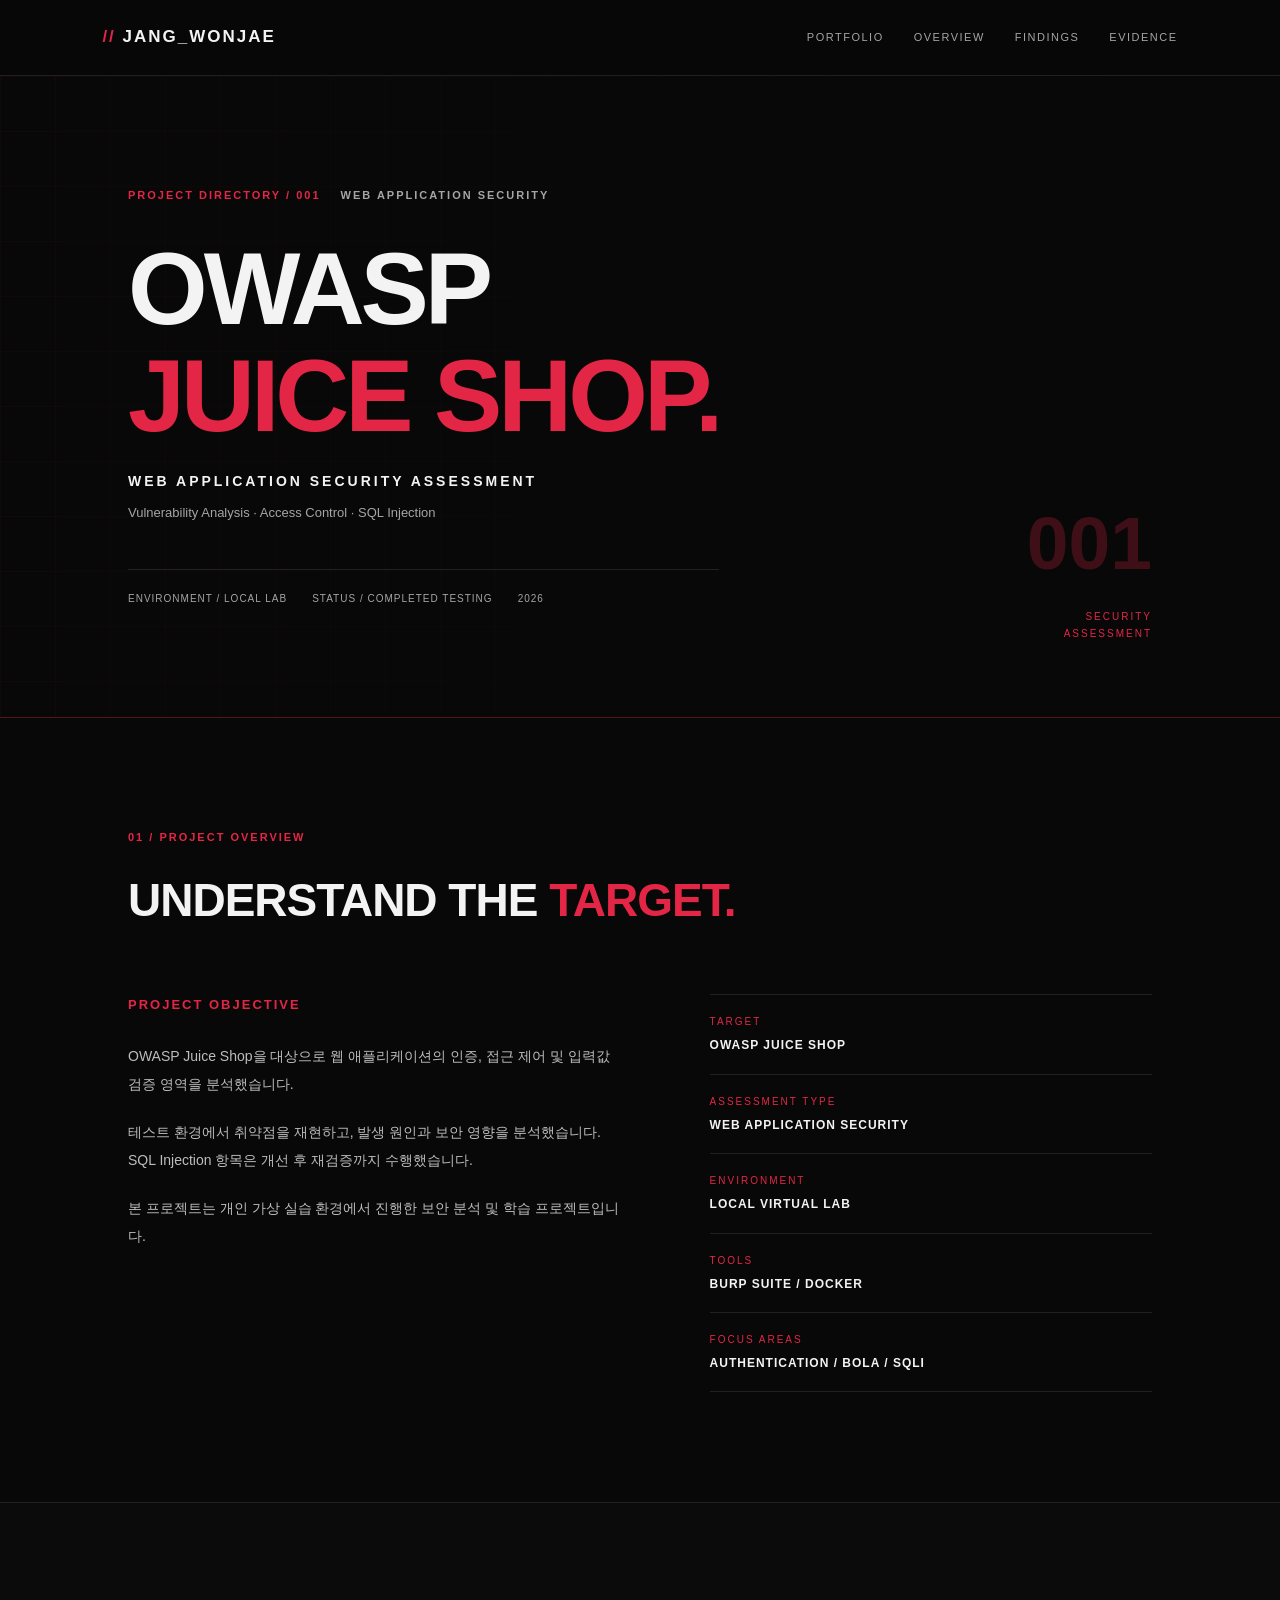
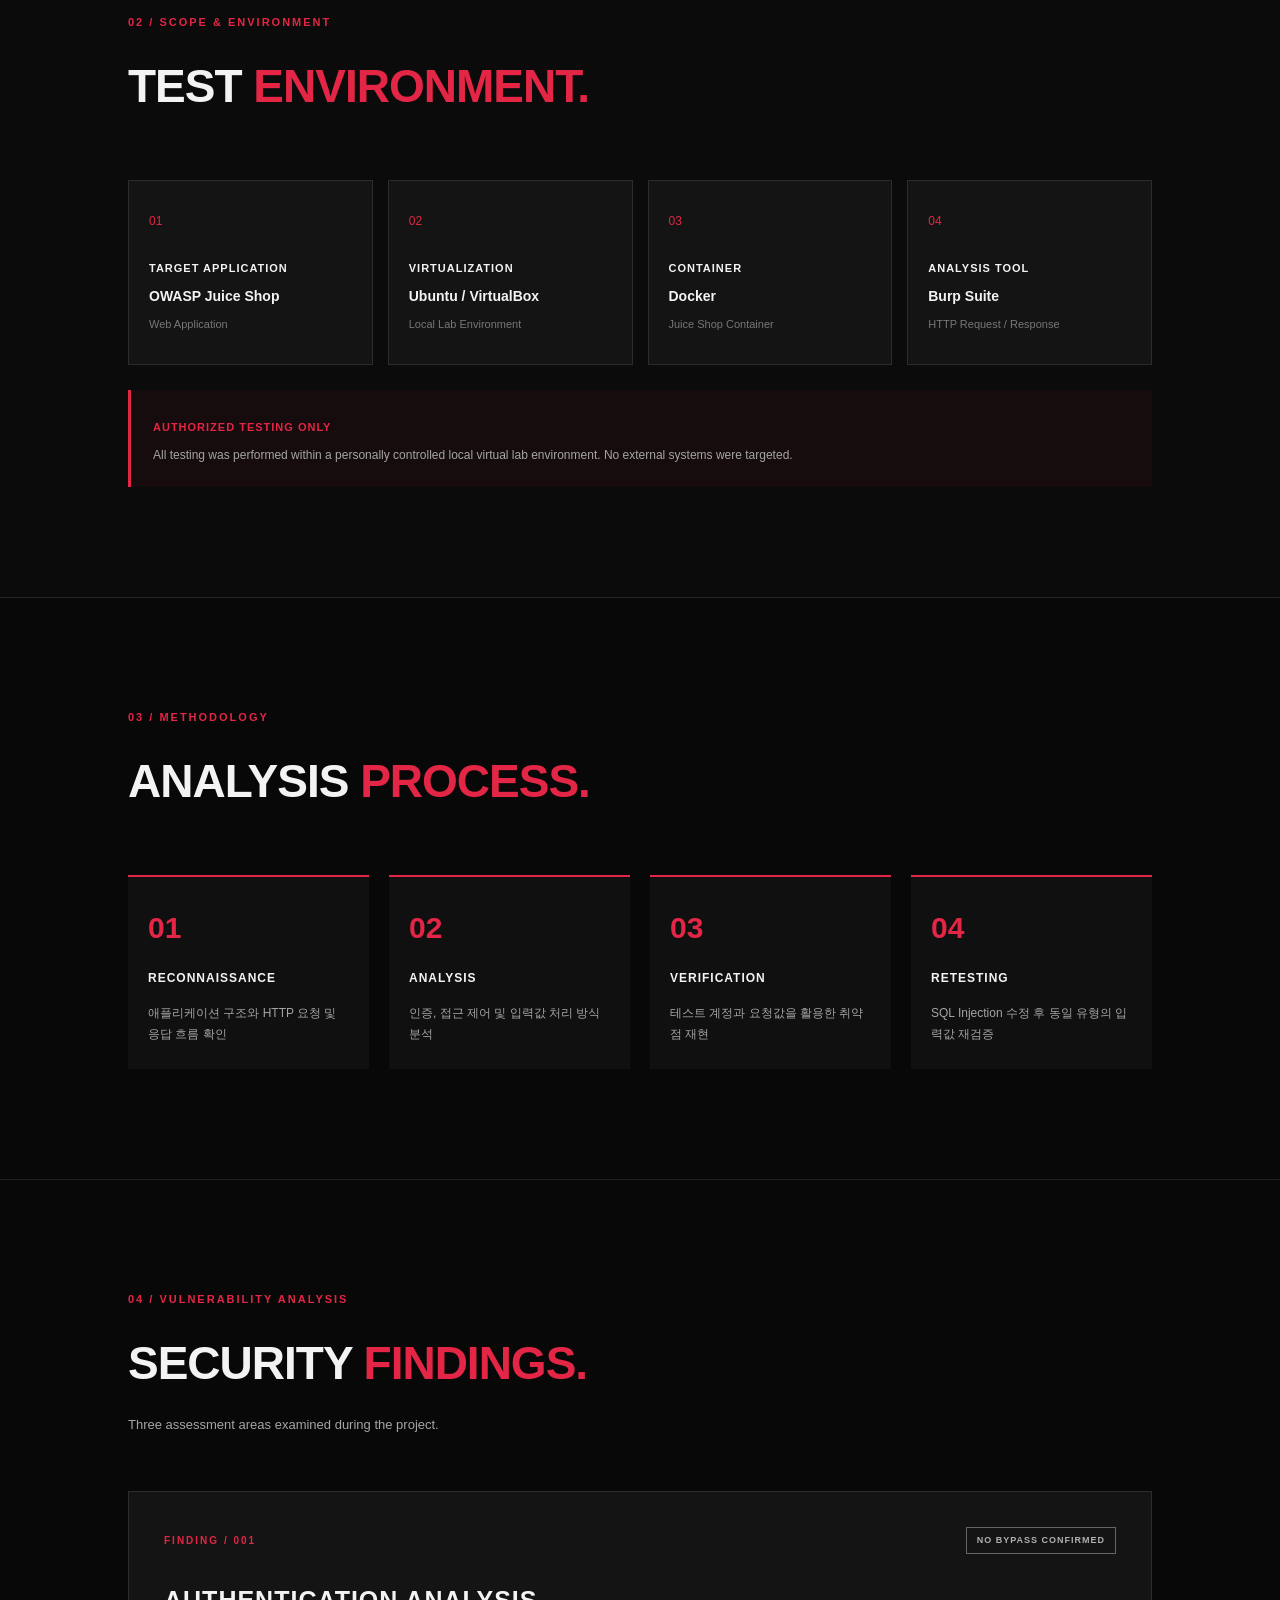
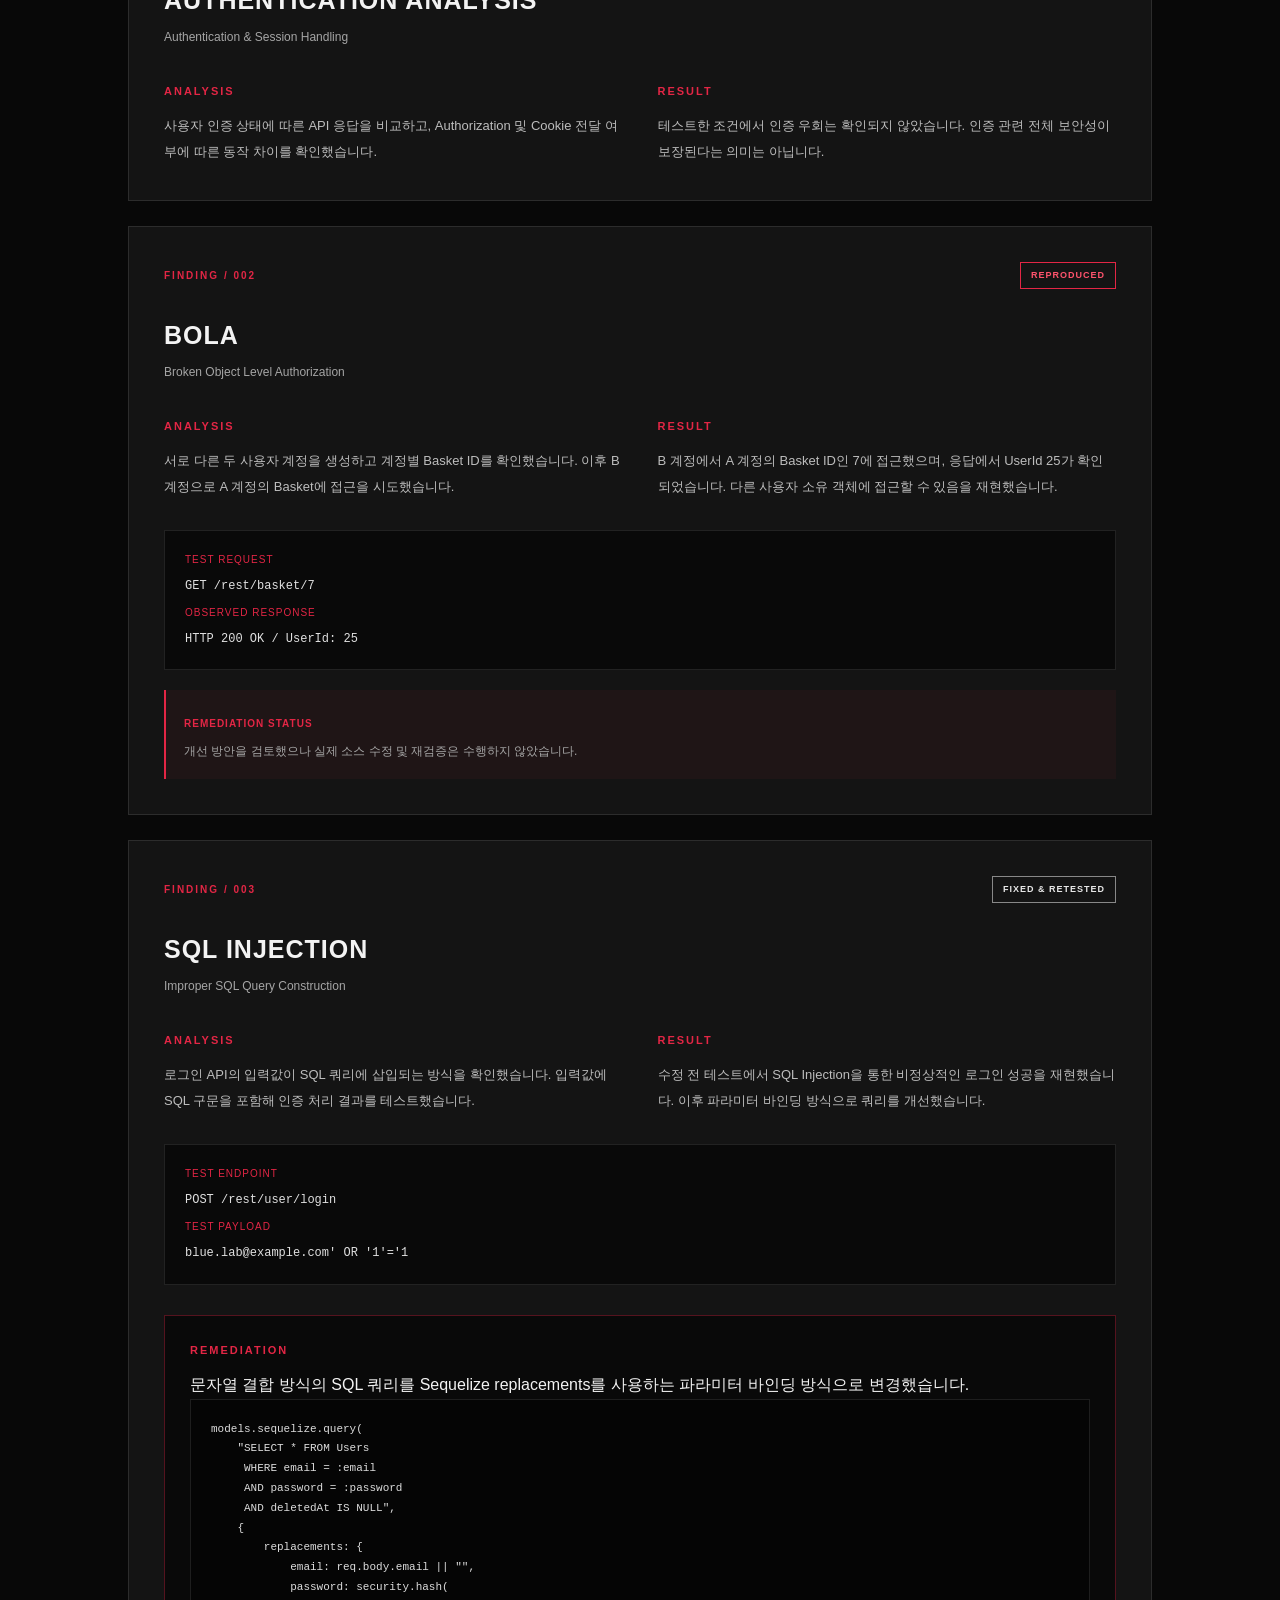
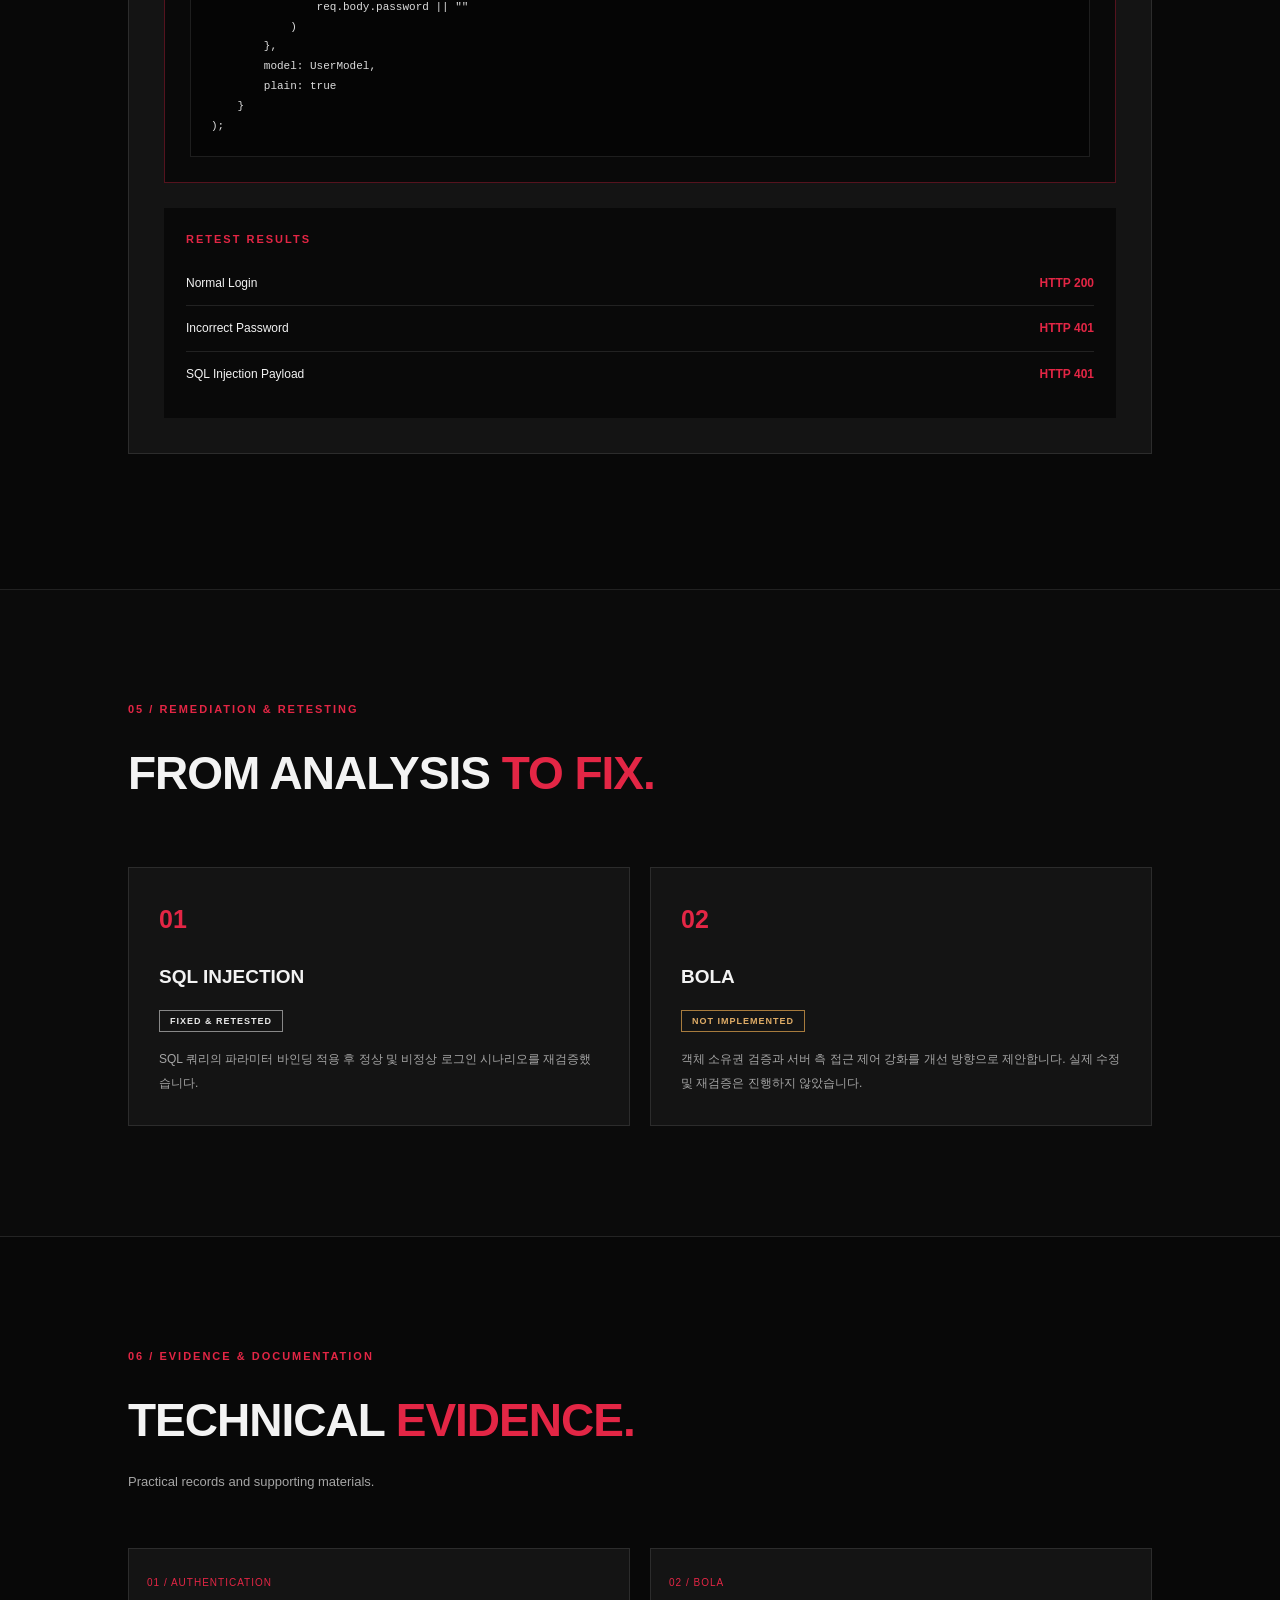
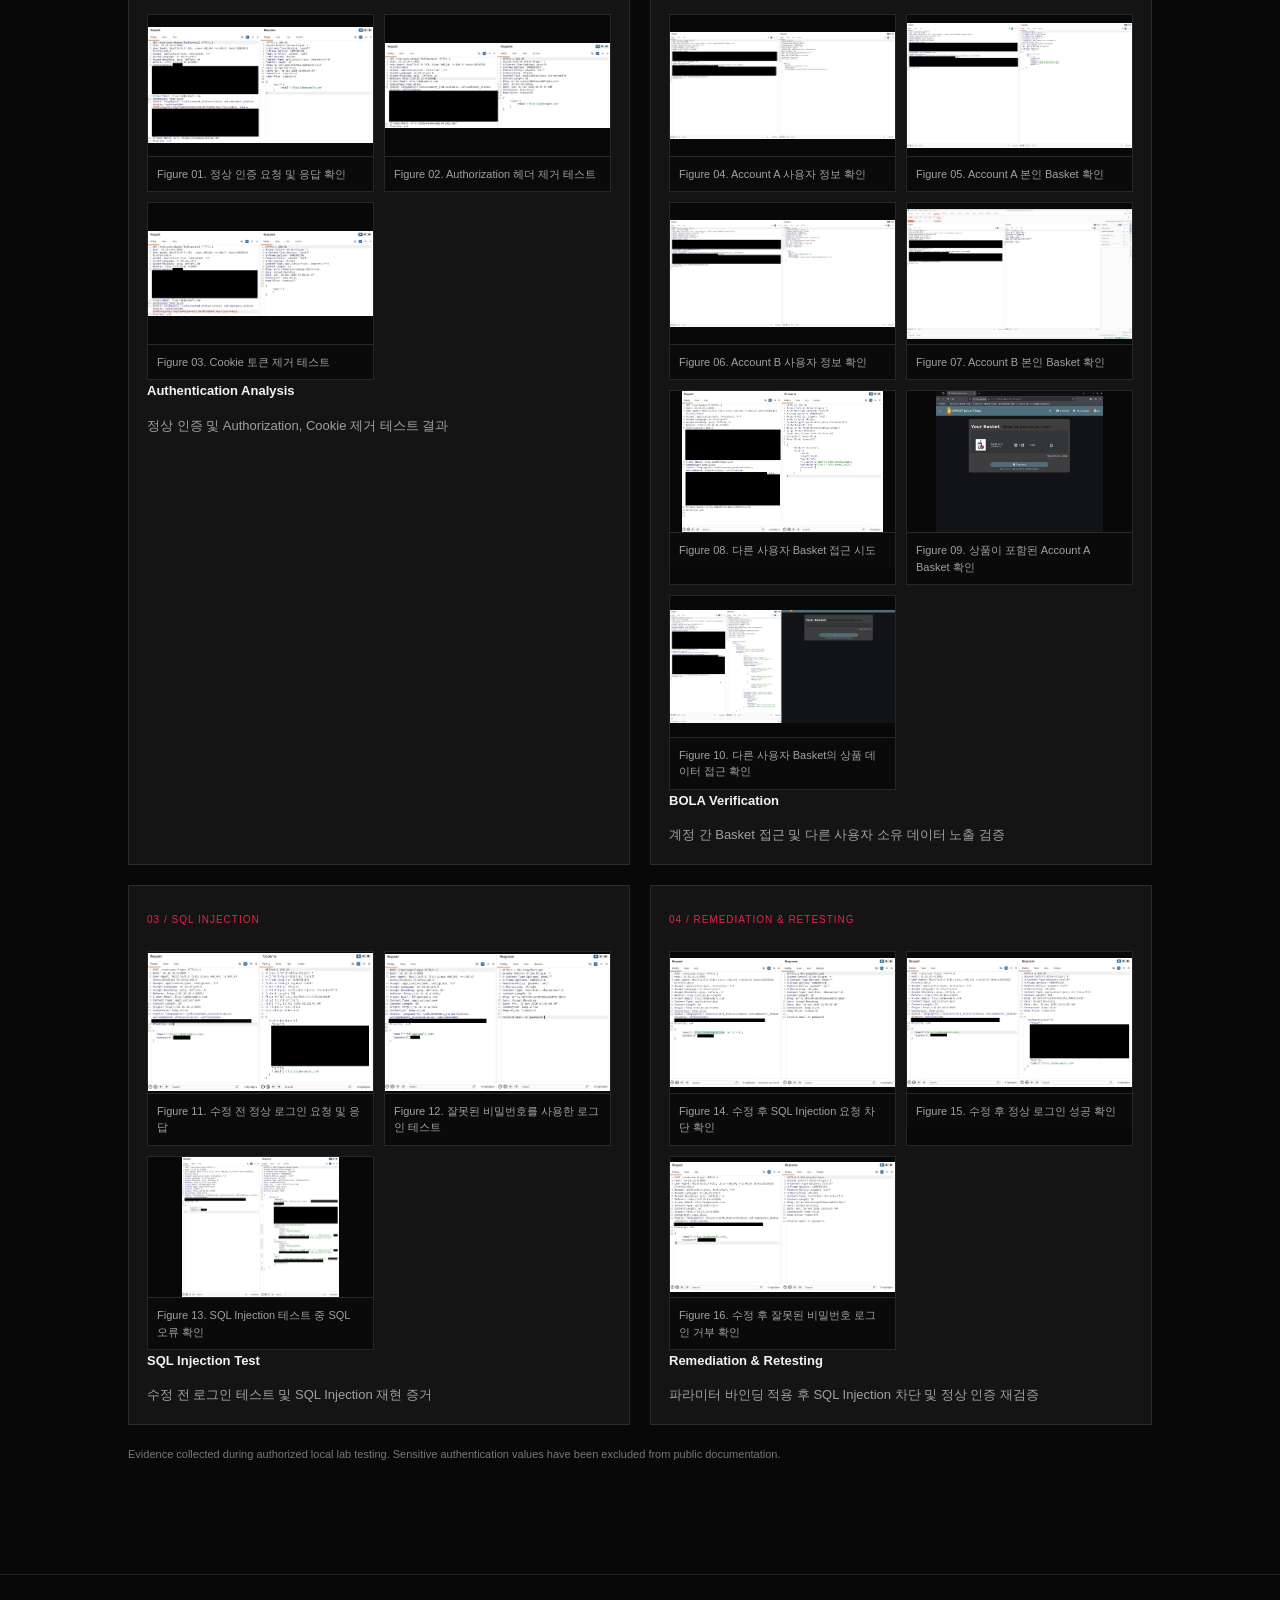
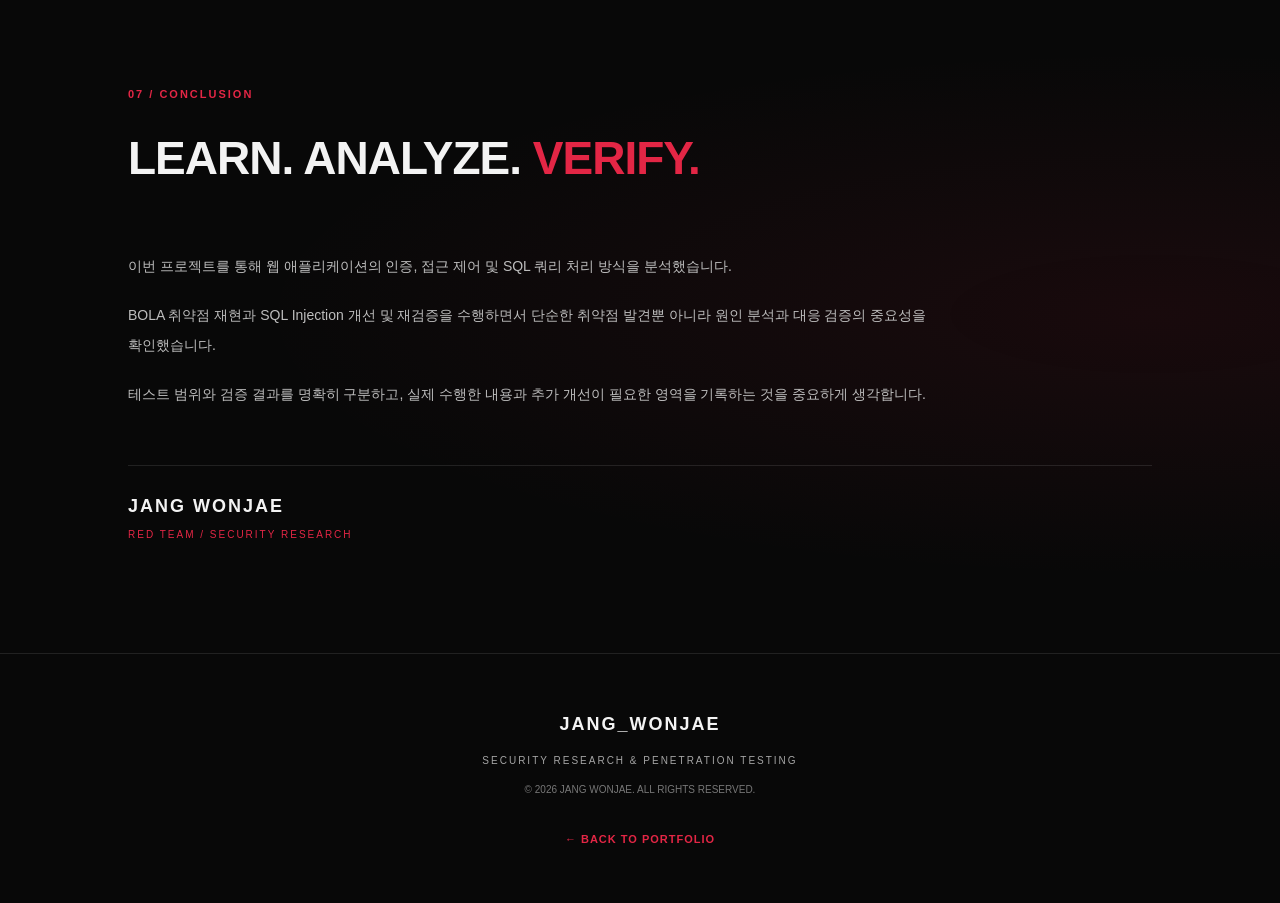
<file: docs/projects/juice-shop/index.html>
<!DOCTYPE html>
<html lang="ko">
<head>
    <meta charset="UTF-8">
    <meta name="viewport" content="width=device-width, initial-scale=1.0">

    <meta name="description" content="OWASP Juice Shop Web Application Security Assessment - Jang Wonjae">
    <meta name="theme-color" content="#080808">

    <title>OWASP JUICE SHOP | PROJECT DETAILS</title>

    <link rel="stylesheet" href="style.css">
</head>

<body>

    <header class="project-header">
        <a href="../../index.html" class="logo">
            JANG_WONJAE
        </a>

        <nav class="project-nav">
            <a href="../../index.html">PORTFOLIO</a>
            <a href="#overview">OVERVIEW</a>
            <a href="#findings">FINDINGS</a>
            <a href="#evidence">EVIDENCE</a>
        </nav>
    </header>


    <main>

        <section class="project-hero">

            <div class="hero-background-grid"></div>

            <div class="project-hero-content">

                <p class="eyebrow">
                    PROJECT DIRECTORY / 001
                    <span>WEB APPLICATION SECURITY</span>
                </p>

                <h1>
                    OWASP<br>
                    <span>JUICE SHOP.</span>
                </h1>

                <p class="hero-description">
                    WEB APPLICATION SECURITY ASSESSMENT
                </p>

                <p class="hero-subdescription">
                    Vulnerability Analysis · Access Control · SQL Injection
                </p>

                <div class="hero-meta">
                    <span>ENVIRONMENT / LOCAL LAB</span>
                    <span>STATUS / COMPLETED TESTING</span>
                    <span>2026</span>
                </div>

            </div>

            <div class="hero-index">
                <span>001</span>
                <p>SECURITY<br>ASSESSMENT</p>
            </div>

        </section>

        <section id="overview" class="section">

            <div class="section-heading">
                <p class="section-label">01 / PROJECT OVERVIEW</p>
                <h2>
                    UNDERSTAND THE <span>TARGET.</span>
                </h2>
            </div>

            <div class="overview-layout">

                <div class="overview-description">

                    <h3>PROJECT OBJECTIVE</h3>

                    <p>
                        OWASP Juice Shop을 대상으로 웹 애플리케이션의
                        인증, 접근 제어 및 입력값 검증 영역을 분석했습니다.
                    </p>

                    <p>
                        테스트 환경에서 취약점을 재현하고,
                        발생 원인과 보안 영향을 분석했습니다.
                        SQL Injection 항목은 개선 후 재검증까지 수행했습니다.
                    </p>

                    <p>
                        본 프로젝트는 개인 가상 실습 환경에서 진행한
                        보안 분석 및 학습 프로젝트입니다.
                    </p>

                </div>


                <div class="overview-info">

                    <div class="info-item">
                        <span>TARGET</span>
                        <strong>OWASP JUICE SHOP</strong>
                    </div>

                    <div class="info-item">
                        <span>ASSESSMENT TYPE</span>
                        <strong>WEB APPLICATION SECURITY</strong>
                    </div>

                    <div class="info-item">
                        <span>ENVIRONMENT</span>
                        <strong>LOCAL VIRTUAL LAB</strong>
                    </div>

                    <div class="info-item">
                        <span>TOOLS</span>
                        <strong>BURP SUITE / DOCKER</strong>
                    </div>

                    <div class="info-item">
                        <span>FOCUS AREAS</span>
                        <strong>AUTHENTICATION / BOLA / SQLI</strong>
                    </div>

                </div>

            </div>

        </section>

        <section class="section scope-section">

            <div class="section-heading">
                <p class="section-label">02 / SCOPE & ENVIRONMENT</p>
                <h2>
                    TEST <span>ENVIRONMENT.</span>
                </h2>
            </div>

            <div class="environment-grid">

                <article class="environment-card">
                    <span class="card-number">01</span>
                    <h3>TARGET APPLICATION</h3>
                    <p>OWASP Juice Shop</p>
                    <span class="card-detail">Web Application</span>
                </article>

                <article class="environment-card">
                    <span class="card-number">02</span>
                    <h3>VIRTUALIZATION</h3>
                    <p>Ubuntu / VirtualBox</p>
                    <span class="card-detail">Local Lab Environment</span>
                </article>

                <article class="environment-card">
                    <span class="card-number">03</span>
                    <h3>CONTAINER</h3>
                    <p>Docker</p>
                    <span class="card-detail">Juice Shop Container</span>
                </article>

                <article class="environment-card">
                    <span class="card-number">04</span>
                    <h3>ANALYSIS TOOL</h3>
                    <p>Burp Suite</p>
                    <span class="card-detail">HTTP Request / Response</span>
                </article>

            </div>

            <div class="scope-notice">
                <span>AUTHORIZED TESTING ONLY</span>
                <p>
                    All testing was performed within a personally controlled
                    local virtual lab environment. No external systems were targeted.
                </p>
            </div>

        </section>

        <section class="section methodology-section">

            <div class="section-heading">
                <p class="section-label">03 / METHODOLOGY</p>
                <h2>
                    ANALYSIS <span>PROCESS.</span>
                </h2>
            </div>

            <div class="methodology-flow">

                <article class="method-step">
                    <span>01</span>
                    <h3>RECONNAISSANCE</h3>
                    <p>
                        애플리케이션 구조와 HTTP 요청 및 응답 흐름 확인
                    </p>
                </article>

                <article class="method-step">
                    <span>02</span>
                    <h3>ANALYSIS</h3>
                    <p>
                        인증, 접근 제어 및 입력값 처리 방식 분석
                    </p>
                </article>

                <article class="method-step">
                    <span>03</span>
                    <h3>VERIFICATION</h3>
                    <p>
                        테스트 계정과 요청값을 활용한 취약점 재현
                    </p>
                </article>

                <article class="method-step">
                    <span>04</span>
                    <h3>RETESTING</h3>
                    <p>
                        SQL Injection 수정 후 동일 유형의 입력값 재검증
                    </p>
                </article>

            </div>

        </section>

        <section id="findings" class="section findings-section">

            <div class="section-heading">
                <p class="section-label">04 / VULNERABILITY ANALYSIS</p>
                <h2>
                    SECURITY <span>FINDINGS.</span>
                </h2>

                <p>
                    Three assessment areas examined during the project.
                </p>
            </div>

            <article class="finding-card">

                <div class="finding-top">
                    <span class="finding-number">FINDING / 001</span>
                    <span class="status status-verified">
                        NO BYPASS CONFIRMED
                    </span>
                </div>

                <h3>AUTHENTICATION ANALYSIS</h3>

                <p class="finding-subtitle">
                    Authentication & Session Handling
                </p>

                <div class="finding-content">

                    <div>
                        <h4>ANALYSIS</h4>
                        <p>
                            사용자 인증 상태에 따른 API 응답을 비교하고,
                            Authorization 및 Cookie 전달 여부에 따른
                            동작 차이를 확인했습니다.
                        </p>
                    </div>

                    <div>
                        <h4>RESULT</h4>
                        <p>
                            테스트한 조건에서 인증 우회는 확인되지 않았습니다.
                            인증 관련 전체 보안성이 보장된다는 의미는 아닙니다.
                        </p>
                    </div>

                </div>

            </article>

            <article class="finding-card">

                <div class="finding-top">
                    <span class="finding-number">FINDING / 002</span>
                    <span class="status status-confirmed">
                        REPRODUCED
                    </span>
                </div>

                <h3>BOLA</h3>

                <p class="finding-subtitle">
                    Broken Object Level Authorization
                </p>

                <div class="finding-content">

                    <div>
                        <h4>ANALYSIS</h4>
                        <p>
                            서로 다른 두 사용자 계정을 생성하고
                            계정별 Basket ID를 확인했습니다.
                            이후 B 계정으로 A 계정의 Basket에 접근을 시도했습니다.
                        </p>
                    </div>

                    <div>
                        <h4>RESULT</h4>
                        <p>
                            B 계정에서 A 계정의 Basket ID인 7에 접근했으며,
                            응답에서 UserId 25가 확인되었습니다.
                            다른 사용자 소유 객체에 접근할 수 있음을 재현했습니다.
                        </p>
                    </div>

                </div>

                <div class="technical-detail">
                    <span>TEST REQUEST</span>
                    <code>GET /rest/basket/7</code>

                    <span>OBSERVED RESPONSE</span>
                    <code>HTTP 200 OK / UserId: 25</code>
                </div>

                <div class="finding-note">
                    <strong>REMEDIATION STATUS</strong>
                    <p>
                        개선 방안을 검토했으나 실제 소스 수정 및 재검증은
                        수행하지 않았습니다.
                    </p>
                </div>

            </article>

            <article class="finding-card">

                <div class="finding-top">
                    <span class="finding-number">FINDING / 003</span>
                    <span class="status status-fixed">
                        FIXED & RETESTED
                    </span>
                </div>

                <h3>SQL INJECTION</h3>

                <p class="finding-subtitle">
                    Improper SQL Query Construction
                </p>

                <div class="finding-content">

                    <div>
                        <h4>ANALYSIS</h4>
                        <p>
                            로그인 API의 입력값이 SQL 쿼리에 삽입되는
                            방식을 확인했습니다.
                            입력값에 SQL 구문을 포함해 인증 처리 결과를 테스트했습니다.
                        </p>
                    </div>

                    <div>
                        <h4>RESULT</h4>
                        <p>
                            수정 전 테스트에서 SQL Injection을 통한
                            비정상적인 로그인 성공을 재현했습니다.
                            이후 파라미터 바인딩 방식으로 쿼리를 개선했습니다.
                        </p>
                    </div>

                </div>

                <div class="technical-detail">
                    <span>TEST ENDPOINT</span>
                    <code>POST /rest/user/login</code>

                    <span>TEST PAYLOAD</span>
                    <code>blue.lab@example.com' OR '1'='1</code>
                </div>

                <div class="remediation-block">

                    <h4>REMEDIATION</h4>

                    <p>
                        문자열 결합 방식의 SQL 쿼리를
                        Sequelize replacements를 사용하는
                        파라미터 바인딩 방식으로 변경했습니다.
                    </p>

                    <pre><code>models.sequelize.query(
    "SELECT * FROM Users
     WHERE email = :email
     AND password = :password
     AND deletedAt IS NULL",
    {
        replacements: {
            email: req.body.email || "",
            password: security.hash(
                req.body.password || ""
            )
        },
        model: UserModel,
        plain: true
    }
);</code></pre>

                </div>

                <div class="retest-results">

                    <h4>RETEST RESULTS</h4>

                    <div class="result-row">
                        <span>Normal Login</span>
                        <strong>HTTP 200</strong>
                    </div>

                    <div class="result-row">
                        <span>Incorrect Password</span>
                        <strong>HTTP 401</strong>
                    </div>

                    <div class="result-row">
                        <span>SQL Injection Payload</span>
                        <strong>HTTP 401</strong>
                    </div>

                </div>

            </article>

        </section>

        <section class="section remediation-section">

            <div class="section-heading">
                <p class="section-label">05 / REMEDIATION & RETESTING</p>
                <h2>
                    FROM ANALYSIS <span>TO FIX.</span>
                </h2>
            </div>

            <div class="remediation-grid">

                <div class="remediation-item">
                    <span class="remediation-index">01</span>
                    <h3>SQL INJECTION</h3>
                    <span class="status status-fixed">
                        FIXED & RETESTED
                    </span>
                    <p>
                        SQL 쿼리의 파라미터 바인딩 적용 후
                        정상 및 비정상 로그인 시나리오를 재검증했습니다.
                    </p>
                </div>

                <div class="remediation-item">
                    <span class="remediation-index">02</span>
                    <h3>BOLA</h3>
                    <span class="status status-pending">
                        NOT IMPLEMENTED
                    </span>
                    <p>
                        객체 소유권 검증과 서버 측 접근 제어 강화를
                        개선 방향으로 제안합니다.
                        실제 수정 및 재검증은 진행하지 않았습니다.
                    </p>
                </div>

            </div>

        </section>

<section id="evidence" class="section evidence-section">

    <div class="section-heading">
        <p class="section-label">06 / EVIDENCE & DOCUMENTATION</p>
        <h2>
            TECHNICAL <span>EVIDENCE.</span>
        </h2>
        <p>
            Practical records and supporting materials.
        </p>
    </div>

    <div class="evidence-grid">

        <article class="evidence-card">
            <span>01 / AUTHENTICATION</span>

            <div class="evidence-images">
                <a href="evidence/authentication/auth-01-original.jpg" target="_blank">
                    <img src="evidence/authentication/auth-01-original.jpg"
                         alt="Original authentication request and response">
                    <span class="image-caption">
                        Figure 01. 정상 인증 요청 및 응답 확인
                    </span>
                </a>

                <a href="evidence/authentication/auth-02-no-authorization.jpg" target="_blank">
                    <img src="evidence/authentication/auth-02-no-authorization.jpg"
                         alt="Authentication test without Authorization header">
                    <span class="image-caption">
                        Figure 02. Authorization 헤더 제거 테스트
                    </span>
                </a>

                <a href="evidence/authentication/auth-03-no-cookie-token.jpg" target="_blank">
                    <img src="evidence/authentication/auth-03-no-cookie-token.jpg"
                         alt="Authentication test without Cookie token">
                    <span class="image-caption">
                        Figure 03. Cookie 토큰 제거 테스트
                    </span>
                </a>

            </div>

            <h3>Authentication Analysis</h3>
            <p class="evidence-description">
                정상 인증 및 Authorization, Cookie 제거 테스트 결과
            </p>
        </article>


        <article class="evidence-card">
            <span>02 / BOLA</span>

            <div class="evidence-images">
                <a href="evidence/access-control/ac-01-account-a-identity.jpg" target="_blank">
                    <img src="evidence/access-control/ac-01-account-a-identity.jpg"
                         alt="Account A identity"
                         loading="lazy">

                    <span class="image-caption">
                        Figure 04. Account A 사용자 정보 확인
                    </span>
                </a>

                <a href="evidence/access-control/ac-02-account-a-basket.jpg" target="_blank">
                    <img src="evidence/access-control/ac-02-account-a-basket.jpg"
                         alt="Account A basket"
                         loading="lazy">

                    <span class="image-caption">
                        Figure 05. Account A 본인 Basket 확인
                    </span>
                </a>

                <a href="evidence/access-control/ac-03-account-b-identity.jpg" target="_blank">
                    <img src="evidence/access-control/ac-03-account-b-identity.jpg"
                         alt="Account B identity"
                         loading="lazy">

                    <span class="image-caption">
                        Figure 06. Account B 사용자 정보 확인
                    </span>
                </a>

                <a href="evidence/access-control/ac-04-account-b-own-basket.jpg" target="_blank">
                    <img src="evidence/access-control/ac-04-account-b-own-basket.jpg"
                         alt="Account B own basket"
                         loading="lazy">

                    <span class="image-caption">
                        Figure 07. Account B 본인 Basket 확인
                    </span>
                </a>

                <a href="evidence/access-control/ac-05-cross-user-basket-access.jpg" target="_blank">
                    <img src="evidence/access-control/ac-05-cross-user-basket-access.jpg"
                         alt="Cross-user basket access"
                         loading="lazy">

                    <span class="image-caption">
                        Figure 08. 다른 사용자 Basket 접근 시도
                    </span>
                </a>

                <a href="evidence/access-control/ac-06-account-a-basket-with-product.jpg" target="_blank">
                    <img src="evidence/access-control/ac-06-account-a-basket-with-product.jpg"
                         alt="Account A basket containing a product"
                         loading="lazy">

                    <span class="image-caption">
                        Figure 09. 상품이 포함된 Account A Basket 확인
                    </span>
                </a>

                <a href="evidence/access-control/ac-07-cross-user-basket-with-product.jpg" target="_blank">
                    <img src="evidence/access-control/ac-07-cross-user-basket-with-product.jpg"
                         alt="Cross-user basket access with product data"
                         loading="lazy">

                    <span class="image-caption">
                        Figure 10. 다른 사용자 Basket의 상품 데이터 접근 확인
                    </span>
                </a>
            </div>

            <h3>BOLA Verification</h3>
            <p class="evidence-description">
                계정 간 Basket 접근 및 다른 사용자 소유 데이터 노출 검증
            </p>
        </article>


        <article class="evidence-card">
            <span>03 / SQL INJECTION</span>

            <div class="evidence-images">
                <a href="evidence/input-validation/sql-injection/sqli-01-normal-login.jpg" target="_blank">
                    <img src="evidence/input-validation/sql-injection/sqli-01-normal-login.jpg"
                         alt="Normal login test before remediation"
                         loading="lazy">

                    <span class="image-caption">
                        Figure 11. 수정 전 정상 로그인 요청 및 응답
                    </span>
                </a>

                <a href="evidence/input-validation/sql-injection/sqli-02-invalid-login.jpg" target="_blank">
                    <img src="evidence/input-validation/sql-injection/sqli-02-invalid-login.jpg"
                         alt="Invalid login test"
                         loading="lazy">

                    <span class="image-caption">
                        Figure 12. 잘못된 비밀번호를 사용한 로그인 테스트
                    </span>
                </a>

                <a href="evidence/input-validation/sql-injection/sqli-03-sql-error.jpg" target="_blank">
                    <img src="evidence/input-validation/sql-injection/sqli-03-sql-error.jpg"
                         alt="SQL error during injection testing"
                         loading="lazy">

                    <span class="image-caption">
                        Figure 13. SQL Injection 테스트 중 SQL 오류 확인
                    </span>
                </a>
            </div>

            <h3>SQL Injection Test</h3>
            <p class="evidence-description">
                수정 전 로그인 테스트 및 SQL Injection 재현 증거
            </p>
        </article>


        <article class="evidence-card">
            <span>04 / REMEDIATION & RETESTING</span>

            <div class="evidence-images">
                <a href="evidence/input-validation/sql-injection/sqli-04-remediation-blocked.jpg" target="_blank">
                    <img src="evidence/input-validation/sql-injection/sqli-04-remediation-blocked.jpg"
                         alt="SQL Injection blocked after remediation"
                         loading="lazy">

                    <span class="image-caption">
                        Figure 14. 수정 후 SQL Injection 요청 차단 확인
                    </span>
                </a>

                <a href="evidence/input-validation/sql-injection/sqli-05-normal-login-after-fix.jpg" target="_blank">
                    <img src="evidence/input-validation/sql-injection/sqli-05-normal-login-after-fix.jpg"
                         alt="Normal login after remediation"
                         loading="lazy">

                    <span class="image-caption">
                        Figure 15. 수정 후 정상 로그인 성공 확인
                    </span>
                </a>

                <a href="evidence/input-validation/sql-injection/sqli-06-invalid-login-after-fix.jpg" target="_blank">
                    <img src="evidence/input-validation/sql-injection/sqli-06-invalid-login-after-fix.jpg"
                         alt="Invalid login rejected after remediation"
                         loading="lazy">

                    <span class="image-caption">
                        Figure 16. 수정 후 잘못된 비밀번호 로그인 거부 확인
                    </span>
                </a>
            </div>

            <h3>Remediation & Retesting</h3>
            <p class="evidence-description">
                파라미터 바인딩 적용 후 SQL Injection 차단 및 정상 인증 재검증
            </p>
        </article>

    </div>

    <p class="evidence-disclaimer">
        Evidence collected during authorized local lab testing.
        Sensitive authentication values have been excluded from public documentation.
    </p>

</section>

        <section class="section conclusion-section">

            <div class="section-heading">
                <p class="section-label">07 / CONCLUSION</p>
                <h2>
                    LEARN. ANALYZE. <span>VERIFY.</span>
                </h2>
            </div>

            <div class="conclusion-content">

                <p>
                    이번 프로젝트를 통해 웹 애플리케이션의 인증,
                    접근 제어 및 SQL 쿼리 처리 방식을 분석했습니다.
                </p>

                <p>
                    BOLA 취약점 재현과 SQL Injection 개선 및 재검증을
                    수행하면서 단순한 취약점 발견뿐 아니라
                    원인 분석과 대응 검증의 중요성을 확인했습니다.
                </p>

                <p>
                    테스트 범위와 검증 결과를 명확히 구분하고,
                    실제 수행한 내용과 추가 개선이 필요한 영역을
                    기록하는 것을 중요하게 생각합니다.
                </p>

            </div>

            <div class="conclusion-signature">
                <span>JANG WONJAE</span>
                <p>RED TEAM / SECURITY RESEARCH</p>
            </div>

        </section>

    </main>


    <footer class="project-footer">

        <a href="../../index.html" class="footer-logo">
            JANG_WONJAE
        </a>

        <p>
            SECURITY RESEARCH & PENETRATION TESTING
        </p>

        <span>
            © 2026 JANG WONJAE. ALL RIGHTS RESERVED.
        </span>

        <a href="../../index.html" class="back-link">
            ← BACK TO PORTFOLIO
        </a>

    </footer>

</body>
</html>
</file>
<file: docs/projects/juice-shop/style.css>
:root {
    --bg: #080808;
    --bg-soft: #101010;
    --bg-card: #141414;
    --red: #e32645;
    --red-dark: #94172d;
    --white: #f3f3f3;
    --silver: #a5a5a5;
    --muted: #777;
    --border: rgba(255,255,255,0.10);
    --red-border: rgba(227,38,69,0.35);
}

* {
    margin: 0;
    padding: 0;
    box-sizing: border-box;
}

html {
    scroll-behavior: smooth;
    scroll-padding-top: 90px;
}

body {
    background: var(--bg);
    color: var(--white);
    font-family: Arial, "Noto Sans KR", sans-serif;
    line-height: 1.7;
}

a {
    color: inherit;
    text-decoration: none;
}

::selection {
    background: var(--red);
    color: white;
}

.project-header {
    height: 76px;
    padding: 0 8%;
    display: flex;
    align-items: center;
    justify-content: space-between;
    background: rgba(8,8,8,0.95);
    border-bottom: 1px solid var(--border);
    position: sticky;
    top: 0;
    z-index: 100;
    backdrop-filter: blur(12px);
}

.logo,
.footer-logo {
    font-size: 17px;
    font-weight: 800;
    letter-spacing: 2px;
}

.logo::before {
    content: "// ";
    color: var(--red);
}

.project-nav {
    display: flex;
    gap: 30px;
}

.project-nav a {
    color: var(--silver);
    font-size: 11px;
    letter-spacing: 1.5px;
    transition: 0.3s;
}

.project-nav a:hover {
    color: var(--red);
}

.project-hero {
    min-height: 570px;
    padding: 110px 10%;
    position: relative;
    overflow: hidden;
    display: flex;
    align-items: center;
    border-bottom: 1px solid var(--red-border);
}

.hero-background-grid {
    position: absolute;
    inset: 0;
    background-image:
        linear-gradient(rgba(227,38,69,0.045) 1px, transparent 1px),
        linear-gradient(90deg, rgba(227,38,69,0.045) 1px, transparent 1px);
    background-size: 55px 55px;
    mask-image: linear-gradient(to right, black, transparent 90%);
}

.project-hero-content {
    position: relative;
    z-index: 2;
    max-width: 850px;
}

.eyebrow,
.section-label {
    color: var(--red);
    font-size: 11px;
    font-weight: 700;
    letter-spacing: 2px;
}

.eyebrow span {
    margin-left: 15px;
    color: var(--silver);
}

.project-hero h1 {
    font-size: clamp(52px, 8vw, 105px);
    line-height: 1.05;
    letter-spacing: -4px;
    margin: 30px 0 20px;
}

.project-hero h1 span,
.section-heading h2 span {
    color: var(--red);
}

.hero-description {
    font-size: 14px;
    letter-spacing: 3px;
    font-weight: 700;
}

.hero-subdescription {
    color: var(--silver);
    font-size: 13px;
    margin-top: 8px;
}

.hero-meta {
    display: flex;
    flex-wrap: wrap;
    gap: 25px;
    margin-top: 45px;
    padding-top: 20px;
    border-top: 1px solid var(--border);
}

.hero-meta span {
    color: var(--silver);
    font-size: 10px;
    letter-spacing: 1px;
}

.hero-index {
    position: absolute;
    right: 10%;
    bottom: 75px;
    text-align: right;
    color: var(--red);
}

.hero-index span {
    font-size: 75px;
    font-weight: 800;
    opacity: 0.25;
}

.hero-index p {
    font-size: 10px;
    letter-spacing: 2px;
}

.section {
    padding: 110px 10%;
    border-bottom: 1px solid var(--border);
}

.section-heading {
    margin-bottom: 55px;
}

.section-heading h2 {
    font-size: clamp(30px, 4vw, 46px);
    letter-spacing: -1px;
    margin-top: 15px;
}

.section-heading > p:last-child {
    color: var(--silver);
    font-size: 13px;
    margin-top: 12px;
}

.overview-layout {
    display: grid;
    grid-template-columns: 1fr 0.9fr;
    gap: 90px;
}

.overview-description h3 {
    color: var(--red);
    font-size: 13px;
    letter-spacing: 2px;
    margin-bottom: 25px;
}

.overview-description p {
    color: #bdbdbd;
    font-size: 14px;
    margin-bottom: 20px;
    line-height: 2;
}

.overview-info {
    border-top: 1px solid var(--border);
}

.info-item {
    padding: 18px 0;
    border-bottom: 1px solid var(--border);
    display: flex;
    flex-direction: column;
    gap: 5px;
}

.info-item span {
    color: var(--red);
    font-size: 10px;
    letter-spacing: 2px;
}

.info-item strong {
    font-size: 12px;
    letter-spacing: 1px;
}

/* ENVIRONMENT */

.scope-section {
    background: #0b0b0b;
}

.environment-grid {
    display: grid;
    grid-template-columns: repeat(4, 1fr);
    gap: 15px;
}

.environment-card {
    background: var(--bg-card);
    border: 1px solid var(--border);
    padding: 25px 20px;
    min-height: 185px;
    transition: 0.3s;
}

.environment-card:hover {
    border-color: var(--red);
    transform: translateY(-5px);
}

.card-number {
    color: var(--red);
    font-size: 12px;
}

.environment-card h3 {
    font-size: 11px;
    letter-spacing: 1px;
    margin: 25px 0 8px;
}

.environment-card p {
    font-size: 14px;
    font-weight: 700;
}

.card-detail {
    color: var(--muted);
    font-size: 11px;
}

.scope-notice {
    margin-top: 25px;
    padding: 22px;
    border-left: 3px solid var(--red);
    background: rgba(227,38,69,0.05);
}

.scope-notice span {
    color: var(--red);
    font-size: 11px;
    font-weight: 700;
    letter-spacing: 1px;
}

.scope-notice p {
    color: var(--silver);
    font-size: 12px;
    margin-top: 5px;
}

.methodology-flow {
    display: grid;
    grid-template-columns: repeat(4, 1fr);
    gap: 20px;
}

.method-step {
    padding: 25px 20px;
    border-top: 2px solid var(--red);
    background: var(--bg-soft);
}

.method-step > span {
    color: var(--red);
    font-size: 30px;
    font-weight: 800;
}

.method-step h3 {
    font-size: 12px;
    letter-spacing: 1px;
    margin: 15px 0;
}

.method-step p {
    color: var(--silver);
    font-size: 12px;
}

.finding-card {
    padding: 35px;
    margin-bottom: 25px;
    background: var(--bg-card);
    border: 1px solid var(--border);
    transition: 0.3s;
}

.finding-card:hover {
    border-color: var(--red-border);
}

.finding-top {
    display: flex;
    justify-content: space-between;
    align-items: center;
    flex-wrap: wrap;
    gap: 12px;
}

.finding-number {
    color: var(--red);
    font-size: 10px;
    letter-spacing: 2px;
    font-weight: 700;
}

.status {
    font-size: 9px;
    font-weight: 700;
    padding: 5px 10px;
    border: 1px solid;
    letter-spacing: 1px;
}

.status-verified {
    color: #b0b0b0;
    border-color: #666;
}

.status-confirmed {
    color: #ff536d;
    border-color: var(--red);
}

.status-fixed {
    color: #e7e7e7;
    border-color: #888;
}

.status-pending {
    color: #e0ad67;
    border-color: #a77b3d;
}

.finding-card h3 {
    font-size: 25px;
    margin-top: 25px;
    letter-spacing: 1px;
}

.finding-subtitle {
    color: var(--silver);
    font-size: 12px;
    margin-top: 5px;
}

.finding-content {
    display: grid;
    grid-template-columns: 1fr 1fr;
    gap: 35px;
    margin-top: 35px;
}

.finding-content h4,
.remediation-block h4,
.retest-results h4 {
    color: var(--red);
    font-size: 11px;
    letter-spacing: 2px;
    margin-bottom: 12px;
}

.finding-content p {
    color: #bdbdbd;
    font-size: 13px;
    line-height: 2;
}

.technical-detail {
    margin-top: 30px;
    padding: 20px;
    background: #090909;
    border: 1px solid var(--border);
    display: grid;
    gap: 8px;
}

.technical-detail span {
    color: var(--red);
    font-size: 10px;
    letter-spacing: 1px;
}

.technical-detail code {
    color: #e0e0e0;
    font-size: 12px;
    overflow-wrap: anywhere;
}

.finding-note {
    margin-top: 20px;
    padding: 18px;
    border-left: 2px solid var(--red);
    background: rgba(227,38,69,0.05);
}

.finding-note strong {
    color: var(--red);
    font-size: 10px;
    letter-spacing: 1px;
}

.finding-note p {
    color: var(--silver);
    font-size: 12px;
    margin-top: 5px;
}

/* REMEDIATION */

.remediation-section {
    background: #0b0b0b;
}

.remediation-grid {
    display: grid;
    grid-template-columns: 1fr 1fr;
    gap: 20px;
}

.remediation-item {
    padding: 30px;
    background: var(--bg-card);
    border: 1px solid var(--border);
}

.remediation-index {
    color: var(--red);
    font-size: 25px;
    font-weight: 800;
}

.remediation-item h3 {
    font-size: 19px;
    margin: 20px 0 12px;
}

.remediation-item p {
    color: var(--silver);
    font-size: 12px;
    margin-top: 15px;
    line-height: 2;
}

.remediation-block {
    margin-top: 30px;
    padding: 25px;
    background: #090909;
    border: 1px solid var(--red-border);
}

.remediation-block pre {
    padding: 20px;
    overflow-x: auto;
    background: #050505;
    border: 1px solid var(--border);
    color: #ddd;
    font-size: 11px;
    line-height: 1.8;
}

.retest-results {
    margin-top: 25px;
    padding: 22px;
    background: #090909;
}

.result-row {
    display: flex;
    justify-content: space-between;
    padding: 12px 0;
    border-bottom: 1px solid var(--border);
    font-size: 12px;
}

.result-row:last-child {
    border-bottom: none;
}

.result-row strong {
    color: var(--red);
}

.evidence-grid {
    display: grid;
    grid-template-columns: repeat(2, 1fr);
    gap: 20px;
}

.evidence-card {
    padding: 18px;
    background: var(--bg-card);
    border: 1px solid var(--border);
}

.evidence-card > span {
    color: var(--red);
    font-size: 10px;
    letter-spacing: 1px;
}

.evidence-placeholder {
    min-height: 190px;
    margin: 15px 0;
    border: 1px dashed rgba(227,38,69,0.4);
    background:
        linear-gradient(rgba(227,38,69,0.035) 1px, transparent 1px),
        linear-gradient(90deg, rgba(227,38,69,0.035) 1px, transparent 1px);
    background-size: 25px 25px;
    display: flex;
    flex-direction: column;
    justify-content: center;
    align-items: center;
    text-align: center;
}

.evidence-placeholder span {
    color: var(--red);
    font-size: 12px;
    font-weight: 800;
    letter-spacing: 2px;
}

.evidence-placeholder p {
    color: var(--silver);
    font-size: 11px;
    margin-top: 10px;
}

.evidence-card h3 {
    font-size: 13px;
}

.evidence-disclaimer {
    color: var(--muted);
    font-size: 11px;
    margin-top: 20px;
}

.conclusion-section {
    background:
        radial-gradient(ellipse at 90% 50%, rgba(227,38,69,0.08), transparent 55%),
        var(--bg);
}

.conclusion-content {
    max-width: 800px;
}

.conclusion-content p {
    color: #bdbdbd;
    font-size: 14px;
    line-height: 2.1;
    margin-bottom: 20px;
}

.conclusion-signature {
    margin-top: 55px;
    padding-top: 25px;
    border-top: 1px solid var(--border);
}

.conclusion-signature span {
    font-size: 18px;
    font-weight: 800;
    letter-spacing: 2px;
}

.conclusion-signature p {
    color: var(--red);
    font-size: 10px;
    letter-spacing: 2px;
    margin-top: 5px;
}

.project-footer {
    padding: 55px 10%;
    display: flex;
    flex-direction: column;
    align-items: center;
    text-align: center;
    gap: 12px;
}

.footer-logo {
    font-size: 18px;
}

.project-footer > p {
    color: var(--silver);
    font-size: 10px;
    letter-spacing: 2px;
}

.project-footer > span {
    color: var(--muted);
    font-size: 10px;
}

.back-link {
    color: var(--red);
    font-size: 11px;
    font-weight: 700;
    letter-spacing: 1px;
    margin-top: 20px;
    transition: 0.3s;
}

.back-link:hover {
    letter-spacing: 2px;
}

@media (max-width: 900px) {

    .section {
        padding: 85px 6%;
    }

    .project-header {
        padding: 0 6%;
    }

    .project-nav {
        gap: 15px;
    }

    .overview-layout {
        grid-template-columns: 1fr;
        gap: 40px;
    }

    .environment-grid,
    .methodology-flow {
        grid-template-columns: repeat(2, 1fr);
    }

    .project-hero {
        padding: 100px 7%;
    }

    .hero-index {
        right: 7%;
    }

}

@media (max-width: 600px) {

    .project-header {
        height: auto;
        min-height: 70px;
        padding: 15px 5%;
        flex-direction: column;
        gap: 12px;
    }

    .project-nav {
        width: 100%;
        justify-content: center;
        gap: 15px;
        flex-wrap: wrap;
    }

    .project-nav a {
        font-size: 9px;
    }

    .project-hero {
        min-height: 490px;
        padding: 80px 7%;
    }

    .project-hero h1 {
        font-size: 55px;
        letter-spacing: -2px;
    }

    .eyebrow {
        font-size: 9px;
    }

    .eyebrow span {
        display: block;
        margin: 5px 0 0;
    }

    .hero-meta {
        flex-direction: column;
        gap: 8px;
    }

    .hero-index {
        display: none;
    }

    .section {
        padding: 75px 6%;
    }

    .section-heading h2 {
        font-size: 29px;
    }

    .environment-grid,
    .methodology-flow,
    .finding-content,
    .remediation-grid,
    .evidence-grid {
        grid-template-columns: 1fr;
    }

    .finding-card {
        padding: 22px;
    }

    .finding-card h3 {
        font-size: 21px;
    }

    .technical-detail {
        padding: 15px;
    }

    .remediation-block {
        padding: 15px;
    }

    .remediation-block pre {
        font-size: 10px;
        padding: 12px;
    }

    .project-footer {
        padding: 45px 6%;
    }

}

.evidence-images {
    display: grid;
    grid-template-columns: repeat(2, minmax(0, 1fr));
    gap: 10px;
    margin-top: 20px;
}

.evidence-images a {
    display: flex;
    flex-direction: column;
    overflow: hidden;
    border: 1px solid rgba(255, 255, 255, 0.12);
    background: #080808;
}

.evidence-images img {
    display: block;
    width: 100%;
    height: auto;
    aspect-ratio: 16 / 10;
    object-fit: contain;
    flex: 0 0 auto;
    transition: transform 0.3s ease, opacity 0.3s ease;
}

.evidence-images a:hover img {
    transform: scale(1.04);
    opacity: 0.85;
}

.evidence-description {
    margin-top: 12px;
    color: #a0a0a0;
    font-size: 13px;
    line-height: 1.7;
}

@media (max-width: 600px) {
    .evidence-images {
        grid-template-columns: 1fr;
    }
}

.image-caption {
    display: block;
    padding: 9px;
    color: #a0a0a0;
    font-size: 11px;
    line-height: 1.5;
    border-top: 1px solid #292929;
    background: #0a0a0a;
}
</file>
